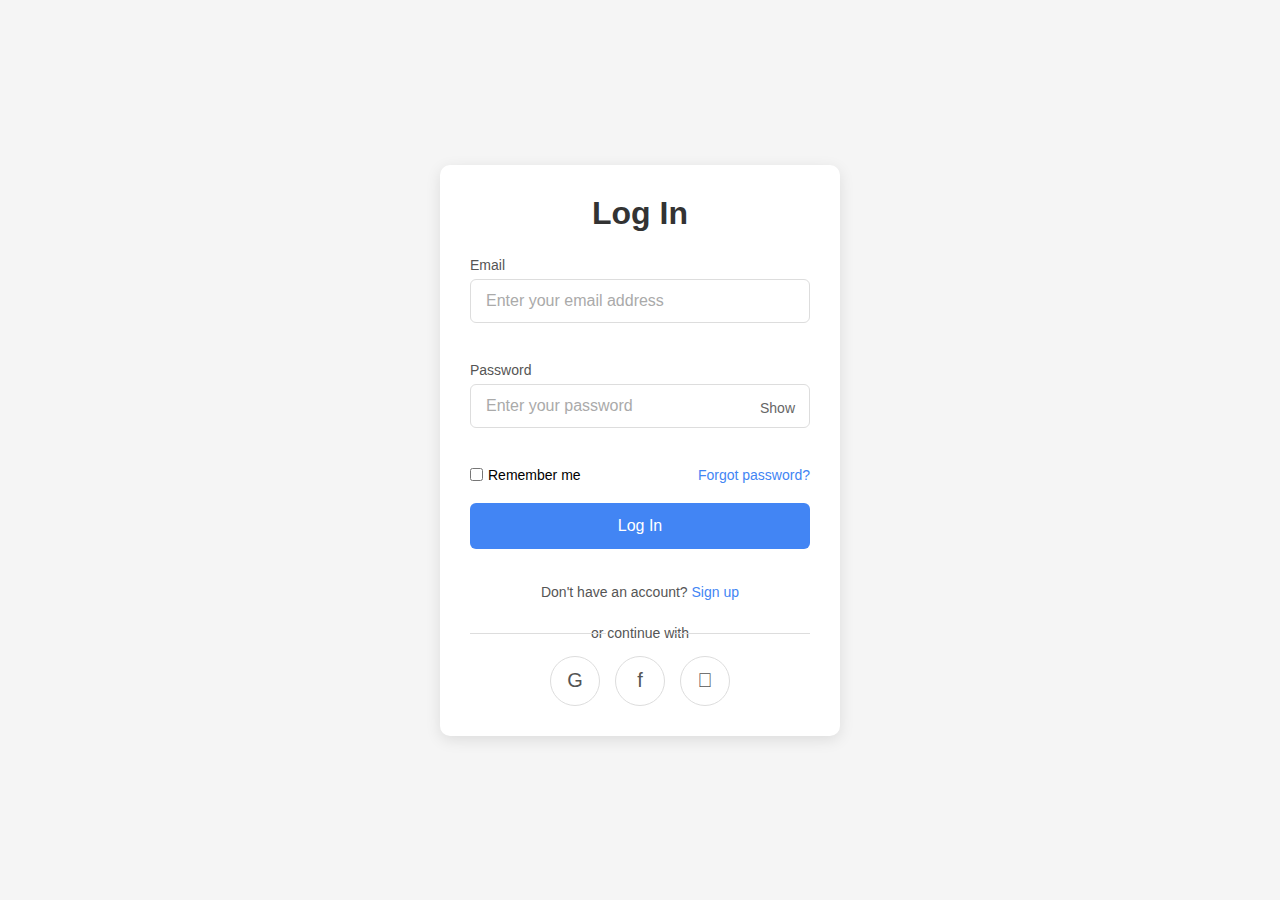
<file: wellness-app/signup.html>
<!DOCTYPE html>
<html lang="en">
<head>
    <meta charset="UTF-8">
    <meta name="viewport" content="width=device-width, initial-scale=1.0">
    <title>Log In</title>
    <style>
        * {
            margin: 0;
            padding: 0;
            box-sizing: border-box;
            font-family: 'Segoe UI', Tahoma, Geneva, Verdana, sans-serif;
        }

        body {
            background-color: #f5f5f5;
            display: flex;
            justify-content: center;
            align-items: center;
            min-height: 100vh;
            padding: 20px;
        }

        .wrapper {
            background-color: white;
            border-radius: 10px;
            box-shadow: 0 4px 15px rgba(0, 0, 0, 0.1);
            width: 100%;
            max-width: 400px;
            padding: 30px;
        }

        h1 {
            color: #333;
            text-align: center;
            margin-bottom: 25px;
            font-weight: 600;
        }

        .form-group {
            margin-bottom: 20px;
            position: relative;
        }

        .form-group label {
            display: block;
            margin-bottom: 6px;
            font-size: 14px;
            color: #555;
        }

        .form-group input {
            width: 100%;
            padding: 12px 15px;
            border: 1px solid #ddd;
            border-radius: 6px;
            transition: border-color 0.3s;
            font-size: 16px;
        }

        .form-group input:focus {
            border-color: #4285f4;
            outline: none;
        }

        .form-group input::placeholder {
            color: #aaa;
        }

        .error-message {
            color: #d93025;
            font-size: 12px;
            margin-top: 5px;
            visibility: hidden;
        }

        .form-group.error input {
            border-color: #d93025;
        }

        .form-group.error .error-message {
            visibility: visible;
        }

        .password-toggle {
            position: absolute;
            right: 15px;
            top: 38px;
            cursor: pointer;
            color: #666;
            font-size: 14px;
        }

        button {
            width: 100%;
            padding: 14px;
            background-color: #4285f4;
            color: white;
            border: none;
            border-radius: 6px;
            font-size: 16px;
            font-weight: 500;
            cursor: pointer;
            transition: background-color 0.3s;
            margin-bottom: 15px;
        }

        button:hover {
            background-color: #3367d6;
        }

        .remember-forgot {
            display: flex;
            justify-content: space-between;
            align-items: center;
            margin-bottom: 20px;
            font-size: 14px;
        }

        .remember-me {
            display: flex;
            align-items: center;
        }

        .remember-me input {
            margin-right: 5px;
        }

        .forgot-password {
            color: #4285f4;
            text-decoration: none;
        }

        .forgot-password:hover {
            text-decoration: underline;
        }

        .signup-link {
            text-align: center;
            margin-top: 20px;
            font-size: 14px;
            color: #555;
        }

        .signup-link a {
            color: #4285f4;
            text-decoration: none;
        }

        .signup-link a:hover {
            text-decoration: underline;
        }

        .social-login {
            margin-top: 25px;
            text-align: center;
        }

        .social-login p {
            font-size: 14px;
            color: #555;
            margin-bottom: 15px;
            position: relative;
        }

        .social-login p::before,
        .social-login p::after {
            content: "";
            display: inline-block;
            width: 40%;
            height: 1px;
            background-color: #ddd;
            position: absolute;
            top: 50%;
        }

        .social-login p::before {
            left: 0;
        }

        .social-login p::after {
            right: 0;
        }

        .social-buttons {
            display: flex;
            justify-content: center;
            gap: 15px;
        }

        .social-button {
            width: 50px;
            height: 50px;
            border-radius: 50%;
            display: flex;
            align-items: center;
            justify-content: center;
            border: 1px solid #ddd;
            cursor: pointer;
            transition: background-color 0.3s;
        }

        .social-button:hover {
            background-color: #f5f5f5;
        }

        .social-icon {
            font-size: 20px;
            color: #555;
        }
    </style>
</head>
<body>
    <div class="wrapper">
        <h1>Log In</h1>
        <form id="login-form">
            <div class="form-group">
                <label for="email-input">Email</label>
                <input required type="email" name="email" id="email-input" placeholder="Enter your email address">
                <div class="error-message" id="email-error">Please enter a valid email address</div>
            </div>
            
            <div class="form-group">
                <label for="password-input">Password</label>
                <input required type="password" name="password" id="password-input" placeholder="Enter your password">
                <span class="password-toggle" id="toggle-password">Show</span>
                <div class="error-message" id="password-error">Please enter your password</div>
            </div>
            
            <div class="remember-forgot">
                <div class="remember-me">
                    <input type="checkbox" id="remember" name="remember">
                    <label for="remember">Remember me</label>
                </div>
                <a href="forgot-password.html" class="forgot-password">Forgot password?</a>
            </div>
            
            <button type="submit">Log In</button>
            
            <div class="signup-link">
                Don't have an account? <a href="signup.html">Sign up</a>
            </div>
            
            <div class="social-login">
                <p>or continue with</p>
                <div class="social-buttons">
                    <div class="social-button" aria-label="Login with Google">
                        <span class="social-icon">G</span>
                    </div>
                    <div class="social-button" aria-label="Login with Facebook">
                        <span class="social-icon">f</span>
                    </div>
                    <div class="social-button" aria-label="Login with Apple">
                        <span class="social-icon">&#63743;</span>
                    </div>
                </div>
            </div>
        </form>
    </div>

    <script>
        document.addEventListener('DOMContentLoaded', function() {
            const form = document.getElementById('login-form');
            const emailInput = document.getElementById('email-input');
            const passwordInput = document.getElementById('password-input');
            const togglePassword = document.getElementById('toggle-password');
            
            // Toggle password visibility
            togglePassword.addEventListener('click', function() {
                if (passwordInput.type === 'password') {
                    passwordInput.type = 'text';
                    togglePassword.textContent = 'Hide';
                } else {
                    passwordInput.type = 'password';
                    togglePassword.textContent = 'Show';
                }
            });
            
            // Form validation
            form.addEventListener('submit', function(event) {
                event.preventDefault();
                let isValid = true;
                
                // Email validation
                const emailRegex = /^[^\s@]+@[^\s@]+\.[^\s@]+$/;
                if (!emailRegex.test(emailInput.value)) {
                    setError(emailInput, 'email-error', 'Please enter a valid email address');
                    isValid = false;
                } else {
                    clearError(emailInput, 'email-error');
                }
                
                // Password validation
                if (passwordInput.value.trim() === '') {
                    setError(passwordInput, 'password-error', 'Please enter your password');
                    isValid = false;
                } else {
                    clearError(passwordInput, 'password-error');
                }
                
                if (isValid) {
                    // Submit the form - in a real app you'd handle this with AJAX or form submission
                    alert('Login successful!');
                    // Redirect to dashboard or home page
                    // window.location.href = 'dashboard.html';
                }
            });
            
            function setError(input, errorId, message) {
                const errorElement = document.getElementById(errorId);
                errorElement.textContent = message;
                input.parentElement.classList.add('error');
            }
            
            function clearError(input, errorId) {
                const errorElement = document.getElementById(errorId);
                input.parentElement.classList.remove('error');
            }

            // Demo only: Fill in email for testing
            // Remove this in production
            if (window.location.search.includes('demo')) {
                emailInput.value = 'demo@example.com';
                passwordInput.value = 'password123';
            }
        });
    </script>
</body>
</html>
</file>
